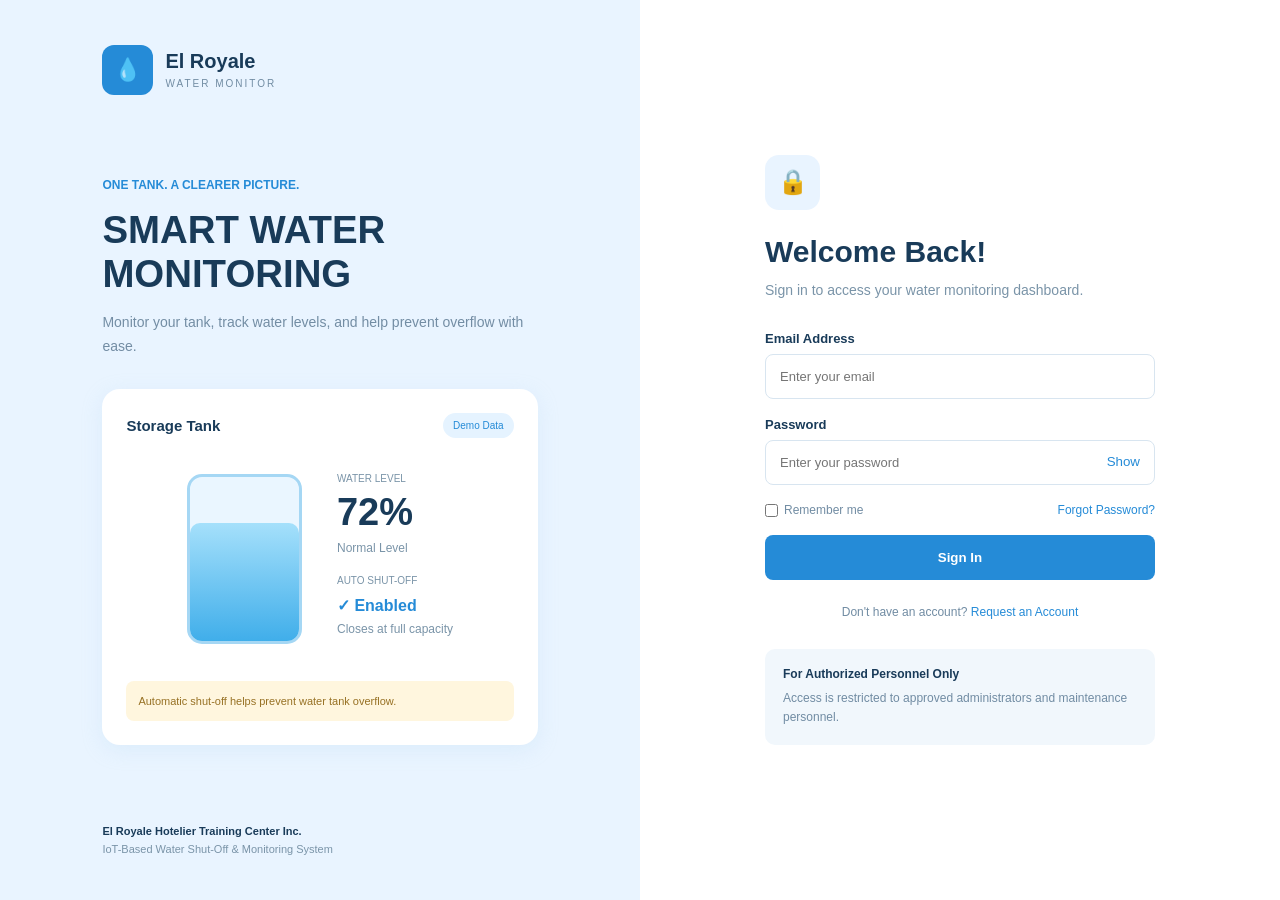
<file: index.html>
<!DOCTYPE html>
<html lang="en">
<head>
  <meta charset="UTF-8">
  <meta name="viewport" content="width=device-width, initial-scale=1.0">
  <title>Login | El Royale Water Monitor</title>
  <link rel="stylesheet" href="style.css">
  <script src="script.js" defer></script>
</head>
<body>

  <main class="login-container">

    <!-- LEFT SIDE -->
    <section class="left-panel">

      <div class="brand">
        <div class="brand-icon">💧</div>
        <div>
          <h3>El Royale</h3>
          <small>WATER MONITOR</small>
        </div>
      </div>

      <div class="intro">
        <span class="eyebrow">
          ONE TANK. A CLEARER PICTURE.
        </span>

        <h1>SMART WATER<br>MONITORING</h1>

        <p>
          Monitor your tank, track water levels,
          and help prevent overflow with ease.
        </p>

        <div class="tank-card">
          <div class="card-header">
            <h3>Storage Tank</h3>
            <span class="demo-badge">Demo Data</span>
          </div>

          <div class="tank-content">
            <div class="tank">
              <div class="water"></div>
            </div>

            <div class="tank-info">
              <small>WATER LEVEL</small>
              <h2>72%</h2>
              <p>Normal Level</p>

              <small>AUTO SHUT-OFF</small>
              <strong class="enabled">✓ Enabled</strong>
              <p>Closes at full capacity</p>
            </div>
          </div>

          <div class="notice">
            Automatic shut-off helps prevent
            water tank overflow.
          </div>
        </div>
      </div>

      <footer>
        <strong>El Royale Hotelier Training Center Inc.</strong>
        <p>IoT-Based Water Shut-Off & Monitoring System</p>
      </footer>

    </section>

    <!-- RIGHT SIDE -->
    <section class="right-panel">

      <div class="login-box">

        <div class="login-icon">🔒</div>

        <h2>Welcome Back!</h2>
        <p class="subtitle">
          Sign in to access your water monitoring dashboard.
        </p>

        <form id="loginForm">

          <label for="email">Email Address</label>
          <input
            type="email"
            id="email"
            placeholder="Enter your email"
            autocomplete="email"
            required
          >

          <label for="password">Password</label>

          <div class="password-wrapper">
            <input
              type="password"
              id="password"
              placeholder="Enter your password"
              autocomplete="current-password"
              required
            >

            <button type="button" id="togglePassword">
              Show
            </button>
          </div>

          <div class="options">
            <label class="remember">
              <input type="checkbox" id="remember">
              Remember me
            </label>

            <a href="forgot-password.php" id="forgotLink">
              Forgot Password?
            </a>
          </div>

          <button type="submit" class="login-btn">
            Sign In
          </button>

          <p id="formMessage" role="status"></p>

        </form>

        <p class="signup-text">
          Don't have an account?
          <a href="/watermonitoring/signup.html">
            Request an Account
            </a>
        </p>

        <div class="security-note">
          <strong>For Authorized Personnel Only</strong>
          <p>
            Access is restricted to approved
            administrators and maintenance personnel.
          </p>
        </div>

      </div>

    </section>

  </main>

</body>
</html>
</file>
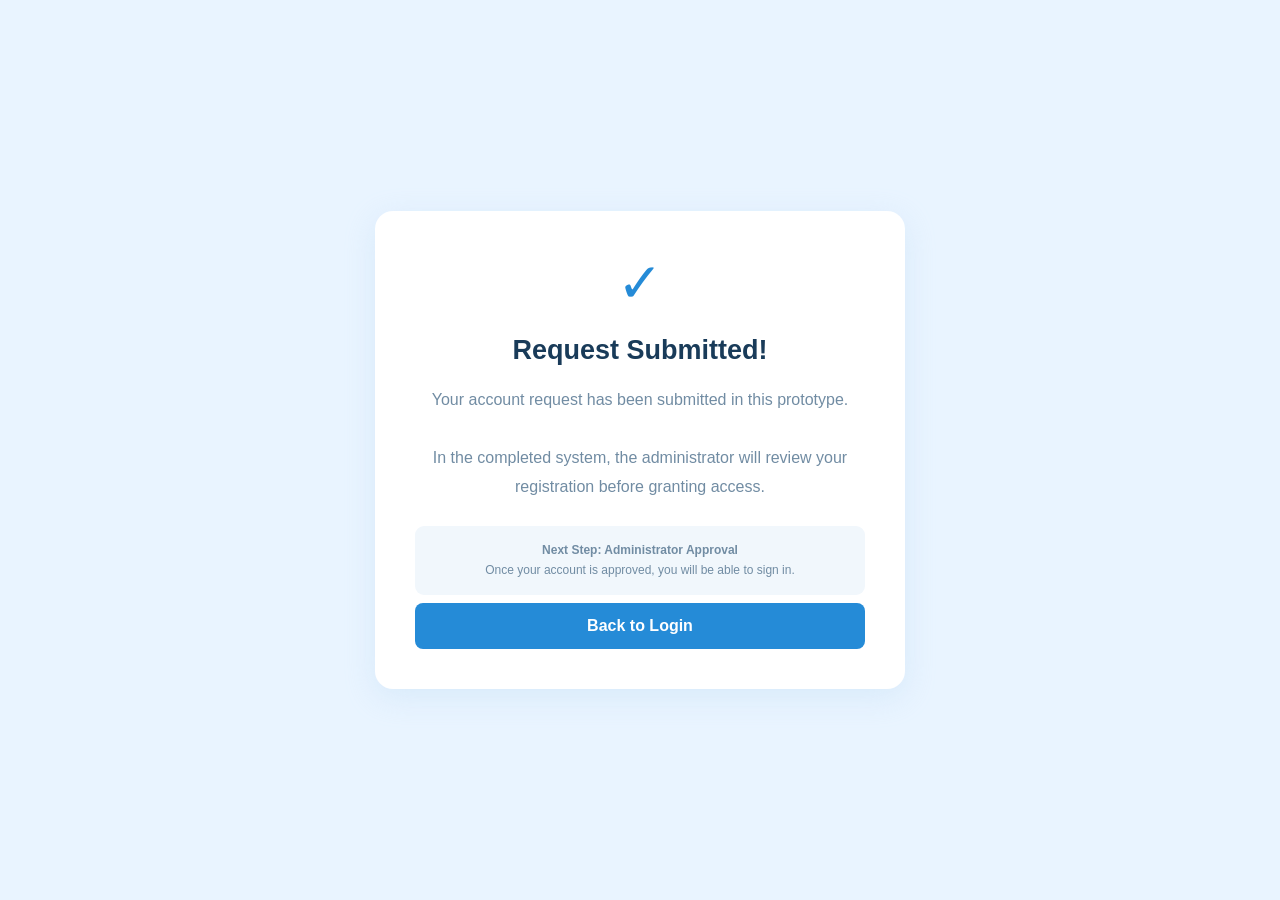
<file: request-submitted.html>
<!DOCTYPE html>
<html lang="en">
<head>
  <meta charset="UTF-8">
  <meta name="viewport" content="width=device-width, initial-scale=1.0">
  <title>Request Submitted | El Royale</title>
  <link rel="stylesheet" href="style.css">
</head>
<body>

  <main class="signup-page">
    <section class="signup-card" style="text-align:center;">

      <div style="font-size:55px; color:#258bd7;">
        ✓
      </div>

      <h1 style="font-size:27px; margin:20px 0;">
        Request Submitted!
      </h1>

      <p style="color:#718ca3; line-height:1.8;">
        Your account request has been submitted
        in this prototype.
        <br><br>
        In the completed system, the administrator
        will review your registration before
        granting access.
      </p>

      <div class="approval-note">
        <strong>Next Step: Administrator Approval</strong>
        <p>
          Once your account is approved,
          you will be able to sign in.
        </p>
      </div>

      <a href="/watermonitoring/index.html"
         class="signup-button"
         style="display:block; text-decoration:none;">
        Back to Login
      </a>

    </section>
  </main>

</body>
</html>
</file>
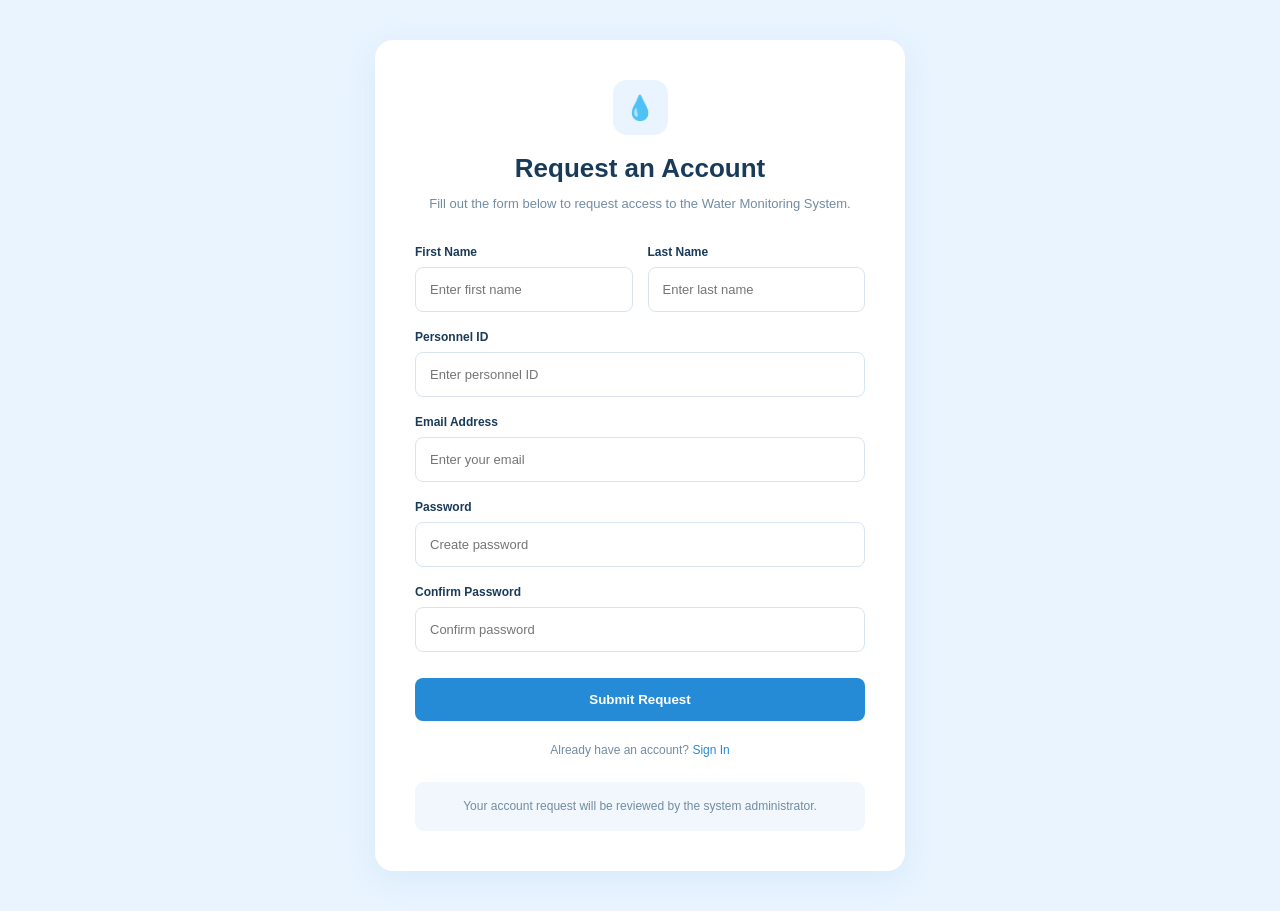
<file: signup.html>
<!DOCTYPE html>
<html lang="en">
<head>
  <meta charset="UTF-8">
  <meta name="viewport" content="width=device-width, initial-scale=1.0">
  <title>Request Account | El Royale</title>
  <link rel="stylesheet" href="style.css">
  <script src="signup.js" defer></script>
</head>
<body>

  <main class="signup-page">
    <section class="signup-card">

      <div class="signup-heading">
        <div class="signup-logo">💧</div>
        <h1>Request an Account</h1>
        <p>
          Fill out the form below to request access
          to the Water Monitoring System.
        </p>
      </div>

      <form id="signupForm">

        <div class="form-grid">
          <div class="field">
            <label for="firstName">First Name</label>
            <input type="text" id="firstName"
              placeholder="Enter first name"
              autocomplete="given-name" required>
          </div>

          <div class="field">
            <label for="lastName">Last Name</label>
            <input type="text" id="lastName"
              placeholder="Enter last name"
              autocomplete="family-name" required>
          </div>
        </div>

        <div class="field">
          <label for="personnelId">Personnel ID</label>
          <input type="text" id="personnelId"
            placeholder="Enter personnel ID" required>
        </div>

        <div class="field">
          <label for="signupEmail">Email Address</label>
          <input type="email" id="signupEmail"
            placeholder="Enter your email"
            autocomplete="email" required>
        </div>

        <div class="field">
          <label for="signupPassword">Password</label>
          <input type="password" id="signupPassword"
            placeholder="Create password"
            autocomplete="new-password"
            minlength="8" required>
        </div>

        <div class="field">
          <label for="confirmPassword">Confirm Password</label>
          <input type="password" id="confirmPassword"
            placeholder="Confirm password"
            autocomplete="new-password"
            minlength="8" required>
        </div>

        <p class="form-error" id="signupError"
          role="alert"></p>

        <button type="submit" class="signup-button">
          Submit Request
        </button>

      </form>

      <p class="back-login">
        Already have an account?
        <a href="index.html">Sign In</a>
      </p>

      <p class="approval-note">
        Your account request will be reviewed
        by the system administrator.
      </p>

    </section>
  </main>

</body>
</html>
</file>
<file: style.css>
* {
  margin: 0;
  padding: 0;
  box-sizing: border-box;
}

body {
  font-family: Arial, sans-serif;
  color: #193b59;
}

.login-container {
  display: flex;
  min-height: 100vh;
}

/* LEFT PANEL */

.left-panel {
  width: 50%;
  background: #e9f4ff;
  padding: 45px 8%;
  display: flex;
  flex-direction: column;
  justify-content: space-between;
}

.brand {
  display: flex;
  align-items: center;
  gap: 12px;
}

.brand-icon {
  background: #258bd7;
  padding: 12px;
  border-radius: 12px;
  font-size: 22px;
}

.brand h3 {
  font-size: 20px;
}

.brand small {
  color: #718ca3;
  font-size: 10px;
  letter-spacing: 2px;
}

.intro {
  margin: 45px 0;
}

.eyebrow {
  color: #258bd7;
  font-size: 12px;
  font-weight: bold;
}

.intro h1 {
  font-size: clamp(30px, 3vw, 46px);
  margin: 15px 0;
  line-height: 1.15;
}

.intro > p {
  color: #738da4;
  line-height: 1.7;
  font-size: 14px;
}

.tank-card {
  background: white;
  border-radius: 18px;
  padding: 24px;
  margin-top: 30px;
  box-shadow: 0 5px 20px #b4d6ee40;
}

.card-header {
  display: flex;
  justify-content: space-between;
  align-items: center;
}

.card-header h3 {
  font-size: 15px;
}

.demo-badge {
  background: #e5f3ff;
  color: #258bd7;
  padding: 7px 10px;
  border-radius: 20px;
  font-size: 10px;
}

.tank-content {
  display: flex;
  align-items: center;
  justify-content: center;
  gap: 35px;
  padding: 30px 0;
}

.tank {
  width: 115px;
  height: 170px;
  border: 3px solid #a5d7f4;
  border-radius: 15px;
  background: #eaf6ff;
  overflow: hidden;
  display: flex;
  flex-direction: column;
  justify-content: flex-end;
}

.water {
  width: 100%;
  height: 72%;
  background: linear-gradient(#a5e0fb, #40aeea);
  border-radius: 10px 10px 0 0;
}

.tank-info small {
  color: #7a94a8;
  font-size: 10px;
}

.tank-info h2 {
  font-size: 38px;
  margin: 5px 0;
}

.tank-info p {
  color: #7a94a8;
  font-size: 12px;
  margin: 7px 0 15px;
}

.enabled {
  display: block;
  color: #258bd7;
  margin-top: 8px;
}

.notice {
  background: #fff6de;
  color: #977124;
  padding: 12px;
  border-radius: 8px;
  font-size: 11px;
  line-height: 1.5;
}

footer {
  font-size: 11px;
}

footer p {
  color: #7a94a8;
  margin-top: 6px;
}

/* RIGHT PANEL */

.right-panel {
  width: 50%;
  background: #ffffff;
  display: flex;
  align-items: center;
  justify-content: center;
  padding: 50px;
}

.login-box {
  width: 100%;
  max-width: 390px;
}

.login-icon {
  background: #e9f4ff;
  width: 55px;
  height: 55px;
  display: flex;
  align-items: center;
  justify-content: center;
  border-radius: 14px;
  margin-bottom: 25px;
  font-size: 24px;
}

.login-box h2 {
  font-size: 30px;
  margin-bottom: 10px;
}

.subtitle {
  color: #7a94a8;
  font-size: 14px;
  line-height: 1.6;
  margin-bottom: 30px;
}

form > label {
  display: block;
  font-size: 13px;
  font-weight: bold;
  margin: 18px 0 8px;
}

form input:not([type="checkbox"]) {
  width: 100%;
  padding: 14px;
  border: 1px solid #d8e5f0;
  border-radius: 8px;
  font-size: 13px;
  outline-color: #258bd7;
}

.password-wrapper {
  position: relative;
}

.password-wrapper input {
  padding-right: 65px !important;
}

#togglePassword {
  position: absolute;
  right: 10px;
  top: 9px;
  border: none;
  background: transparent;
  color: #258bd7;
  cursor: pointer;
  padding: 5px;
}

.options {
  display: flex;
  justify-content: space-between;
  align-items: center;
  margin: 18px 0;
  gap: 10px;
  font-size: 12px;
}

.remember {
  display: flex;
  align-items: center;
  gap: 6px;
  color: #718ca3;
}

a {
  color: #258bd7;
  text-decoration: none;
}

a:hover {
  text-decoration: underline;
}

.login-btn {
  width: 100%;
  background: #258bd7;
  color: white;
  border: none;
  padding: 15px;
  border-radius: 8px;
  font-weight: bold;
  cursor: pointer;
}

.login-btn:hover {
  background: #1677bd;
}

#formMessage {
  text-align: center;
  margin-top: 12px;
  font-size: 12px;
  color: #718ca3;
}

.signup-text {
  text-align: center;
  margin-top: 25px;
  font-size: 12px;
  color: #718ca3;
}

.security-note {
  background: #f1f7fc;
  padding: 18px;
  border-radius: 10px;
  margin-top: 30px;
  font-size: 12px;
}

.security-note p {
  color: #718ca3;
  line-height: 1.6;
  margin-top: 8px;
}

/* RESPONSIVE DESIGN */

@media (max-width: 800px) {
  .login-container {
    flex-direction: column;
  }

  .left-panel,
  .right-panel {
    width: 100%;
    padding: 30px 6%;
  }

  .tank-card {
    max-width: 450px;
  }

  .right-panel {
    min-height: 550px;
  }
}


/* SIGNUP PAGE */

.signup-page {
  min-height: 100vh;
  background: #e9f4ff;
  display: flex;
  justify-content: center;
  align-items: center;
  padding: 40px 20px;
}

.signup-card {
  background: white;
  width: 100%;
  max-width: 530px;
  padding: 40px;
  border-radius: 18px;
  box-shadow: 0 8px 30px #b4d6ee50;
}

.signup-heading {
  text-align: center;
  margin-bottom: 30px;
}

.signup-logo {
  background: #e9f4ff;
  width: 55px;
  height: 55px;
  border-radius: 14px;
  display: grid;
  place-items: center;
  margin: 0 auto 18px;
  font-size: 24px;
}

.signup-heading h1 {
  font-size: 26px;
  margin-bottom: 10px;
}

.signup-heading p {
  color: #718ca3;
  font-size: 13px;
  line-height: 1.6;
}

.form-grid {
  display: grid;
  grid-template-columns: 1fr 1fr;
  gap: 15px;
}

.field {
  margin-bottom: 18px;
}

.field label {
  display: block;
  font-size: 12px;
  font-weight: bold;
  margin-bottom: 8px;
}

.field input {
  width: 100%;
  padding: 13px;
  border: 1px solid #d8e5f0;
  border-radius: 8px;
  font-size: 13px;
  outline-color: #258bd7;
}

.signup-button {
  width: 100%;
  padding: 14px;
  background: #258bd7;
  border: none;
  border-radius: 8px;
  color: white;
  font-weight: bold;
  cursor: pointer;
  margin-top: 8px;
}

.signup-button:hover {
  background: #1677bd;
}

.form-error {
  color: #c0392b;
  font-size: 12px;
  margin-bottom: 10px;
}

.back-login {
  text-align: center;
  font-size: 12px;
  margin-top: 22px;
  color: #718ca3;
}

.approval-note {
  text-align: center;
  background: #f1f7fc;
  color: #718ca3;
  font-size: 12px;
  line-height: 1.6;
  padding: 15px;
  border-radius: 9px;
  margin-top: 25px;
}

@media (max-width: 550px) {
  .signup-card {
    padding: 25px;
  }

  .form-grid {
    grid-template-columns: 1fr;
    gap: 0;
  }
}
</file>
